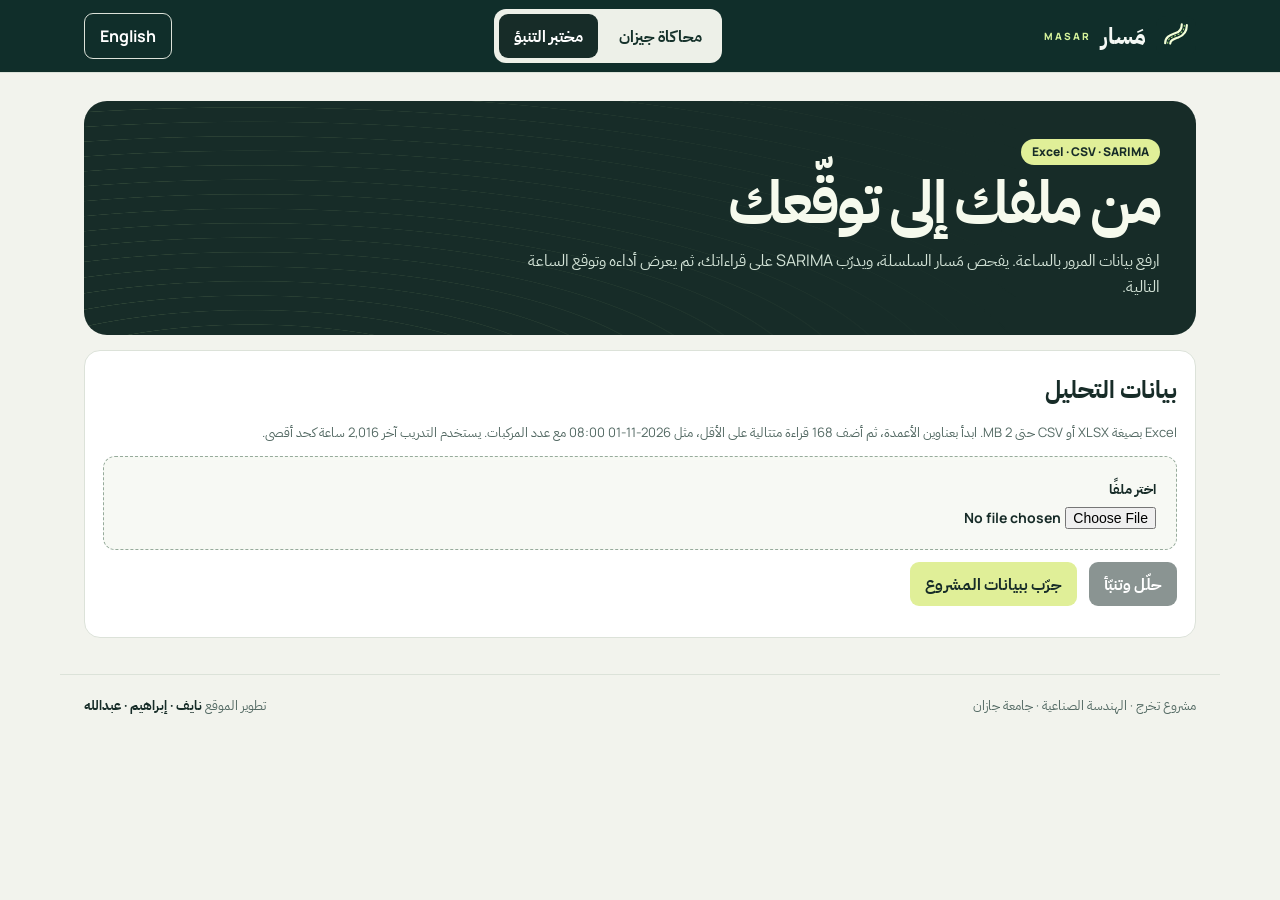
<file: lab.html>
<!doctype html>
<html lang="ar" dir="rtl">
<head>
<meta charset="utf-8"><meta name="viewport" content="width=device-width, initial-scale=1">
<meta name="theme-color" content="#172c28"><title>مختبر التنبؤ | مَسار | MASAR</title>
<link rel="icon" href="/masar-mark.svg">
<link rel="preconnect" href="https://fonts.googleapis.com">
<link href="https://fonts.googleapis.com/css2?family=IBM+Plex+Sans+Arabic:wght@400;500;600;700&family=Manrope:wght@400;500;600;700;800&display=swap" rel="stylesheet">
<style>
:root{color-scheme:light;--ink:#172c28;--muted:#536963;--paper:#f2f3ed;--accent:#e0ef98;--green:#376852;--edge:#dce2d9}
*{box-sizing:border-box}body{margin:0;background:var(--paper);color:var(--ink);font-family:Manrope,"IBM Plex Sans Arabic",system-ui,sans-serif;line-height:1.65}
header{background:#fcfdf8;border-bottom:1px solid var(--edge)}.bar,main,footer{max-width:1160px;margin:auto;padding:0 24px}.bar{display:flex;gap:18px;align-items:center;justify-content:space-between;min-height:72px}.brand{display:flex;align-items:center;gap:10px;font-size:23px;font-weight:800;white-space:nowrap}.brand svg{width:32px;height:32px}.brand small{font-size:10px;letter-spacing:2px;color:var(--muted)}
nav{display:flex;gap:6px;background:#edf0e8;padding:5px;border-radius:12px}button,select,input{font:inherit}button,select{cursor:pointer}button{border:0;border-radius:9px;padding:9px 15px;font-weight:700;color:inherit;background:#e6ece2}button:focus-visible,select:focus-visible,input:focus-visible{outline:3px solid #8b9e40;outline-offset:3px}button[aria-current="page"]{background:var(--ink);color:white}.lang{background:transparent;border:1px solid var(--edge)}button:disabled{opacity:.5;cursor:wait}
main{padding-top:28px;padding-bottom:36px}.hero{position:relative;overflow:hidden;background:var(--ink);color:#f6faed;border-radius:23px;padding:36px;min-height:210px;display:flex;align-items:center;isolation:isolate}.hero:after{content:"";position:absolute;inset:0;z-index:-1;background:repeating-radial-gradient(ellipse at 15% 130%,transparent 0 24px,#b0cd8b24 25px 26px,transparent 27px 45px);mask-image:linear-gradient(90deg,#000,transparent 85%)}.hero h1{font-size:clamp(32px,5vw,59px);margin:2px 0 4px;line-height:1.15;letter-spacing:-.035em}.hero p{max-width:670px;color:#d4e4d8;margin:12px 0 0}.tag{display:inline-block;border-radius:40px;padding:3px 11px;font-size:12px;font-weight:800;background:var(--accent);color:var(--ink)}.small{font-size:13px;color:var(--muted)}.row{display:flex;align-items:center;gap:12px;flex-wrap:wrap}.between{justify-content:space-between}.cards{display:grid;grid-template-columns:repeat(3,minmax(0,1fr));gap:12px;margin:16px 0}.card,.panel{background:#fff;border:1px solid var(--edge);border-radius:16px;padding:18px}.card strong{display:block;font-size:clamp(18px,3vw,30px);line-height:1.3;margin-top:5px}.card small{color:var(--muted)}.panel{margin-top:15px}.panel h2,.panel h3{margin:0}.control{display:grid;gap:5px;font-weight:700;font-size:14px}select{background:#f7f9f4;color:var(--ink);border:1px solid var(--edge);padding:9px;border-radius:8px;max-width:100%}.hours{flex:1;min-width:200px}input[type=range]{width:100%;accent-color:var(--green)}.note{background:#e9eee3;padding:12px 15px;border-radius:10px;margin-top:14px;font-size:13px}.chart{width:100%;height:auto;display:block;margin-top:12px;direction:ltr}.chart text{font-size:12px;fill:#536963}.chart [role=img]{outline:0}.upload{border:1px dashed #96ab9b;border-radius:12px;padding:20px;background:#f7f9f4;margin:12px 0}.upload input{max-width:100%}.primary{background:var(--ink);color:white}.secondary{background:var(--accent)}.error{color:#a43027}.legend{display:flex;gap:16px;color:var(--muted);font-size:13px;flex-wrap:wrap}.legend i{display:inline-block;width:10px;height:10px;border-radius:50%;margin-inline-end:5px;background:#417d58}.legend i.alt{background:#9e642c}.fields{display:grid;grid-template-columns:repeat(3,minmax(0,1fr));gap:12px;margin:14px 0}.loading{opacity:.72}.metrics{display:grid;grid-template-columns:repeat(2,minmax(0,1fr));gap:12px}.metrics p{margin:8px 0 0}.foot{display:flex;justify-content:space-between;gap:8px;flex-wrap:wrap;border-top:1px solid var(--edge);padding-block:20px}.foot strong{color:var(--ink)}[hidden]{display:none!important}
@media(max-width:660px){.bar,main,footer{padding-inline:14px}.bar{flex-wrap:wrap;padding-block:10px;gap:8px}nav{order:3;width:100%}nav button{flex:1}.hero{padding:23px}.cards{grid-template-columns:1fr 1fr}.cards .card:last-child{grid-column:1/-1}.fields{grid-template-columns:1fr}.panel,.card{padding:13px}.chart text{font-size:15px}.metrics{grid-template-columns:1fr}}

/* MASAR_WEATHER_INTEGRATION_V4 — limited supplementary styles */
.masar-weather-grid{display:grid;grid-template-columns:1.1fr 1fr;gap:14px;margin-top:16px}
.masar-weather-grid .panel{min-width:0;margin-top:0}
.masar-weather-grid .chart{min-height:180px;max-height:260px}
.masar-weather-status{font-size:13px;color:#376852;margin:10px 0 6px}
.masar-weather-delta{font-size:15px;font-weight:700;color:#172c28;margin:6px 0 12px}
.masar-panel-title{display:block;font-size:16px}
.masar-metric{margin-top:12px}.masar-metric>b{display:block;margin-bottom:6px}.masar-metric small{color:#536963;font-weight:400}
.masar-metric-row{display:grid;grid-template-columns:63px minmax(0,1fr) 54px;align-items:center;gap:7px;margin:6px 0;font-size:12px}
.masar-metric-row strong{font-size:12px;text-align:end}.masar-track{height:8px;background:#e8efea;border-radius:8px;overflow:hidden}.masar-track>div{height:100%;border-radius:8px}
.masar-weather-grid .small{line-height:1.7}
@media(max-width:760px){.masar-weather-grid{grid-template-columns:1fr}.masar-weather-grid .chart{min-height:160px}}

.brand{text-decoration:none;color:inherit}.home-link{display:inline-flex;align-items:center;padding:9px 15px;color:inherit;text-decoration:none;font-weight:700}header{background:#102e2a;color:#f4f8f4}nav{color:#16322b}.brand small{color:#d5f29a}.lang{color:#fff}@media(max-width:600px){.bar{gap:8px;flex-wrap:wrap;padding-block:10px}.brand{font-size:20px}nav{order:3;width:100%;justify-content:center}.hero{padding:22px}}
</style>
</head>
<body>
<header><div class="bar">
<a class="brand" href="/"><img src="/masar-mark.svg" width="40" height="40" alt=""><span data-t="brand">مسار</span><small>MASAR</small></a>
<nav aria-label="Navigation"><a class="home-link" href="/" data-t="sim">محاكاة جيزان</a><button type="button" data-screen="lab" data-t="lab" aria-current="page">مختبر التنبؤ</button></nav>
<button class="lang" id="language" type="button">English</button>
</div></header>
<main>
<section id="lab">
<div class="hero"><div><span class="tag">Excel · CSV · SARIMA</span><h1 data-t="labTitle"></h1><p data-t="labIntro"></p></div></div>
<div class="panel">
<h2 data-t="inputTitle"></h2><p class="small" data-t="requirements"></p>
<div class="upload"><label class="control"><span data-t="choose"></span><input id="file" type="file" accept=".xlsx,.csv"></label></div>
<div id="fields" class="fields" hidden>
<label class="control" id="sheetWrap"><span data-t="sheet"></span><select id="sheet"></select></label>
<label class="control"><span data-t="timestamp"></span><select id="timestamp"></select></label>
<label class="control"><span data-t="count"></span><select id="count"></select></label>
</div>
<div class="row"><button class="primary" id="analyze" type="button" disabled data-t="run"></button><button class="secondary" id="example" type="button" data-t="example"></button></div>
<p id="labStatus" class="small" role="status" aria-live="polite"></p>
</div>
<div id="results" hidden>
<div class="cards">
<div class="card"><span data-t="next"></span><strong id="prediction"></strong><small id="predictionTime"></small></div>
<div class="card"><span data-t="observations"></span><strong id="observations"></strong><small id="window"></small></div>
<div class="card"><span data-t="average"></span><strong id="average"></strong><small id="peak"></small></div>
</div>
<div class="panel"><div class="row between"><h2 data-t="evaluation"></h2><span class="tag" id="model"></span></div><p class="small" id="split"></p>
<div class="metrics"><div class="card"><b>SARIMA</b><p id="scores"></p></div><div class="card"><b data-t="baseline"></b><p id="baseline"></p></div></div>
<div class="legend"><span><i></i><span data-t="actual"></span></span><span><i class="alt"></i><span data-t="predicted"></span></span></div>
<svg id="evaluation-chart" class="chart" viewBox="0 0 850 270" role="img"></svg>
</div>
<div class="panel"><h2 data-t="series"></h2><p id="origin" class="small"></p><svg id="history-chart" class="chart" viewBox="0 0 850 270" role="img"></svg></div>
</div>
</section>
</main>
<footer class="foot small"><span data-t="footer"></span><span><span data-t="credits"></span> <strong data-t="names"></strong></span></footer>
<script>
'use strict';
const $ = id => document.getElementById(id);
const copy = {
brand:['مَسار','Masar'],sim:['محاكاة جيزان','Jazan simulation'],lab:['مختبر التنبؤ','Forecast lab'],
scenario:['سيناريو تعليمي · مدينة جيزان','Educational scenario · Jazan City'],
simTitle:['كيف يتحرك الطريق؟','How does the road move?'],
simIntro:['اختر أحد محاور جيزان واستكشف حجم المرور المحاكى وتوقعات الطقس ساعة بساعة.','Choose a Jazan route and explore simulated vehicle volumes and weather forecasts hour by hour.'],
simulationNote:['أرقام المرور اصطناعية ومبنية على افتراضات. توقعات الطقس من Open-Meteo تدخل تلقائيًا في SARIMAX عند توفرها، مع مقارنة SARIMA دون طقس.','Traffic volumes are synthetic and based on assumptions. Open-Meteo forecast weather enters SARIMAX automatically, compared against a weather-free SARIMA baseline.'],
road:['محور المحاكاة','Simulation route'],hour:['اختر ساعة من الـ48 ساعة القادمة','Choose an hour within the next 48 hours'],refresh:['تحديث','Refresh'],
traffic:['حجم المرور المحاكى','Simulated traffic volume'],unit:['مركبة / ساعة','vehicles / hour'],weather:['توقع الطقس','Weather forecast'],selected:['الساعة المختارة','Selected hour'],timezone:['بتوقيت السعودية','Saudi Arabia time'],
next48:['حجم المرور على مدار 48 ساعة','48-hour traffic volume'],assumptions:['الافتراضات ومصادرها','Assumptions and sources'],
assumptionText:['تستخدم المحاكاة أنماطًا افتراضية لساعات الذروة وأيام الأسبوع. يساعد ملف مدينة جيزان في تحديد نطاق المحاكاة، وتوضح إرشادات FHWA تغير المرور عبر الساعات والأيام.','The simulation uses assumed peak-hour and weekday patterns. The Jazan City Profile informs the scope, and FHWA guidance describes hourly and daily traffic variation.'],
labTitle:['من ملفك إلى توقّعك','From your file to your forecast'],
labIntro:['ارفع بيانات المرور بالساعة. يفحص مَسار السلسلة، ويدرّب SARIMA على قراءاتك، ثم يعرض أداءه وتوقع الساعة التالية.','Upload hourly traffic readings. Masar checks the series, fits SARIMA to your observations, and reports its performance and next-hour forecast.'],
inputTitle:['بيانات التحليل','Analysis data'],
requirements:['Excel بصيغة XLSX أو CSV حتى 2 MB. ابدأ بعناوين الأعمدة، ثم أضف 168 قراءة متتالية على الأقل، مثل 2026-11-01 08:00 مع عدد المركبات. يستخدم التدريب آخر 2,016 ساعة كحد أقصى.','Upload XLSX or CSV up to 2 MB. Use column headers and at least 168 consecutive hourly readings, such as 2026-11-01 08:00 with a vehicle count. Training uses up to the latest 2,016 hours.'],
choose:['اختر ملفًا','Choose a file'],sheet:['ورقة Excel','Excel sheet'],timestamp:['عمود التاريخ والوقت','Timestamp column'],count:['عمود عدد المركبات','Vehicle count column'],
run:['حلّل وتنبّأ','Analyze and forecast'],example:['جرّب ببيانات المشروع','Try project data'],loading:['جاري التحميل…','Loading…'],training:['جاري تدريب النموذج وتقييمه…','Training and evaluating the model…'],ready:['جاهز للتحليل','Ready to analyze'],complete:['اكتمل التحليل','Analysis complete'],
next:['توقع الساعة التالية','Next-hour forecast'],clipped:['قُيّد التوقع عند الصفر لأن النموذج أعطى قيمة سالبة.','Forecast limited to zero because the model returned a negative value.'],observations:['ساعات مستخدمة في النموذج','Hours used by the model'],average:['متوسط حجم المرور','Average traffic volume'],peak:['أعلى قراءة','Peak reading'],
evaluation:['أداء التنبؤ على ساعات الاختبار','Forecast performance on held-out hours'],baseline:['نفس الساعة من اليوم السابق','Same hour on the previous day'],actual:['القراءة الفعلية','Actual'],predicted:['التوقع قبل الساعة','One-hour-ahead forecast'],
series:['آخر القراءات بالساعة','Latest hourly observations'],project:['عينة متصلة من بيانات المشروع على I‑94 في مينيسوتا.','A contiguous sample from the project’s I‑94 Minnesota dataset.'],
footer:['مشروع تخرج · الهندسة الصناعية · جامعة جازان','Graduation project · Industrial Engineering · Jazan University'],credits:['تطوير الموقع','Developed by'],names:['نايف · إبراهيم · عبدالله','Naif · Ibrahim · Abdullah'],
unavailable:['غير متاح الآن','Currently unavailable'],generic:['تعذر إكمال الطلب. حاول مرة أخرى.','Could not complete the request. Try again.'],
file_format:['اختر ملف XLSX صالحًا أو CSV بترميز UTF‑8.','Choose a valid XLSX or UTF‑8 CSV file.'],file_size:['يتجاوز الملف حد الحجم أو عدد الصفوف والأعمدة.','The file exceeds the size, row, or column limit.'],empty:['أضف صف عناوين وقراءات في عمودين على الأقل.','Include headers and readings in at least two columns.'],
columns:['اختر عمودين مختلفين للوقت وعدد المركبات.','Select distinct timestamp and vehicle count columns.'],
dates:['تحقق من عمود الوقت. استخدم تاريخًا ووقتًا صالحين عند بداية كل ساعة.','Check the timestamp column. Use valid dates and times on the hour.'],
values:['عدد المركبات يجب أن يكون رقمًا بين 0 و1,000,000 دون فراغات.','Counts must be numbers between 0 and 1,000,000 with no blanks.'],
duplicates:['بعض الساعات مكررة. جهّز قراءة واحدة لكل ساعة.','Some hours are duplicated. Provide one reading per hour.'],gaps:['توجد فجوات زمنية. اختر فترة متصلة، ساعة بساعة.','There are gaps. Select a contiguous hourly period.'],
insufficient:['يلزم 168 ساعة متتالية على الأقل لتدريب النموذج وتقييمه.','At least 168 consecutive hours are required for training and evaluation.'],
convergence:['لم يستقر تدريب النموذج على هذه السلسلة. جرّب فترة أطول من البيانات.','The model did not converge on this series. Try a longer period.'],
busy:['جاري تحليل ملف آخر. حاول بعد لحظات.','Another file is being analyzed. Try again shortly.']
};
let language = 'ar';
try { if(localStorage.getItem('masar-language')==='en' || (!localStorage.getItem('masar-language') && localStorage.getItem('trafficvision-language')==='en')) language='en'; } catch {}
Object.assign(copy,{timeout:['انتهت مهلة الانتظار. قد تستمر المعالجة على الخادم؛ انتظر قليلًا ثم أعد المحاولة.','Request timed out. Processing may still be running; wait briefly and try again.'],network:['تعذر الاتصال. تحقق من الإنترنت ثم أعد المحاولة.','Connection failed. Check your internet and try again.'],service_error:['الخدمة غير متاحة مؤقتًا. لم يتم عرض نتيجة غير مكتملة؛ حاول بعد قليل.','Service temporarily unavailable. No incomplete result is displayed; try again shortly.']});
const t = key => (copy[key] || copy.generic)[language==='ar'?0:1];
const number = value => new Intl.NumberFormat('en',{maximumFractionDigits:2}).format(value);
let simulation, weather, uploaded, inspection, result, resultOrigin, status = ['',''], currentRoad = 0;
let fileRequest = 0, runRequest = 0;
const weatherNames = {0:['صحو','Clear'],1:['غائم جزئيًا','Partly cloudy'],2:['غائم جزئيًا','Partly cloudy'],3:['غائم','Overcast']};
function weatherGroup(code) {
  if(code===45||code===48)return ['ضباب','Fog'];
  if(code>=95)return ['عواصف رعدية','Thunderstorms'];
  if([71,73,75,77,85,86].includes(code))return ['ثلوج','Snow'];
  if(code>=51&&code<=57)return ['رذاذ','Drizzle'];
  if(code>=61)return ['أمطار','Rain'];
  return ['متقلب','Variable'];
}
async function fetchWeather() {
  try { return await request('/api/weather?city=jazan'); }
  catch {
    const params=new URLSearchParams({
      latitude:'16.8892', longitude:'42.5611', timezone:'Asia/Riyadh', forecast_days:'3',
      hourly:'temperature_2m,weather_code,precipitation_probability,precipitation'
    });
    const data=await request('https://api.open-meteo.com/v1/forecast?'+params);
    const h=data.hourly;
    return {hours:h.time.map((time,i)=>({
      time,temperature_c:h.temperature_2m[i],weather_code:h.weather_code[i],
      precipitation_probability:h.precipitation_probability[i],precipitation_mm:h.precipitation[i]
    }))};
  }
}
function condition(hour) {
  if (!hour) return t('unavailable');
  const names = weatherNames[hour.weather_code] || weatherGroup(hour.weather_code);
  return names[language==='ar'?0:1];
}
async function request(url, body) {
  try {
    const response = await fetch(url,{...(body===undefined?{}:{method:'POST',headers:{'Content-Type':'application/json'},body:JSON.stringify(body)}),signal:AbortSignal.timeout(85000)});
    let data;try {data=await response.json();}catch {throw new Error('service_error');}
    if (!response.ok) throw new Error(data.error || 'service_error');
    return data;
  } catch(error) {
    if(error.name==='TimeoutError'||error.name==='AbortError')throw new Error('timeout');
    if(error instanceof TypeError)throw new Error('network');
    throw error;
  }
}
function setStatus(key, detail='', error=false) {
  status=[key,detail,error];
  $('labStatus').textContent=key?t(key)+(detail?' · '+detail:''):'';
  $('labStatus').classList.toggle('error',error);
}
function selectOptions(element, values, chosen=0) {
  element.replaceChildren(...values.map((label,i)=>new Option(label,String(i),false,i===chosen)));
}
function formatSaudi(date) {
  return new Intl.DateTimeFormat(language==='ar'?'ar-SA-u-ca-gregory':'en-GB',{timeZone:'Asia/Riyadh',month:'short',day:'numeric',hour:'2-digit',minute:'2-digit'}).format(date);
}
function chart(id, lines, label, times, selected=-1) {
  const el=$(id);
  const all=lines.flatMap(line=>line.values);
  const max=Math.max(1,...all)*1.09, count=lines[0].values.length;
  const x=i=>58+i*774/Math.max(1,count-1), y=v=>235-v*217/max;
  let markup='';
  for(let i=0;i<5;i++){const val=max*i/4;markup+='<line x1="58" x2="832" y1="'+y(val)+'" y2="'+y(val)+'" stroke="#e3ebe2"/><text x="51" y="'+(y(val)+4)+'" text-anchor="end">'+number(Math.round(val))+'</text>';}
  for(let i=0;i<Math.min(5,count);i++){const j=Math.round(i*(count-1)/Math.max(1,Math.min(5,count)-1));markup+='<text x="'+x(j)+'" y="258" text-anchor="'+(i===0?'start':i===4?'end':'middle')+'">'+times[j]+'</text>';}
  for(const line of lines){const points=line.values.map((v,i)=>x(i).toFixed(1)+','+y(v).toFixed(1)).join(' ');markup+='<polyline points="'+points+'" fill="none" stroke="'+line.color+'" stroke-width="2.8" stroke-linejoin="round"/>';}
  if(selected>=0)markup+='<circle cx="'+x(selected)+'" cy="'+y(lines[0].values[selected])+'" r="5" fill="#172c28" stroke="white" stroke-width="2"/>';
  el.innerHTML=markup;el.setAttribute('aria-label',t(label));
}

// MASAR_WEATHER_INTEGRATION_V4 — complementary weather and model evaluation
function masarWeatherPanel(road, selected){
 const root=document.getElementById('masar-weather-addon');
 if(!root || !simulation) return;
 const labels=language==='ar'?{
    status:'ربط الطقس',online:'Open-Meteo يدخل في SARIMAX',offline:'الطقس غير متاح؛ عرض SARIMA فقط',
    change:'الفرق عن SARIMA',none:'غير متاح',rain:'أمطار (مم/ساعة)',temperature:'حرارة (°م)',
    accuracy:'أداء على بيانات اصطناعية محجوبة',scope:'MAE وRMSE لا يقيسان الدقة على طرق جيزان الفعلية.',
    baseline:'دون طقس · SARIMA',coupled:'مع الطقس · SARIMAX'
 }:{
    status:'Weather connection',online:'Open-Meteo feeds SARIMAX',offline:'Weather unavailable; SARIMA only',
    change:'Difference from SARIMA',none:'Unavailable',rain:'Rain (mm/h)',temperature:'Temperature (°C)',
    accuracy:'Evaluation on held-out synthetic data',scope:'MAE and RMSE do not validate actual Jazan roads.',
    baseline:'Without weather · SARIMA',coupled:'With weather · SARIMAX'
 };
 const linked=Boolean(simulation.traffic_weather_combined);
 const wx=simulation.weather_hours || [];
 document.getElementById('masar-weather-mode').textContent=labels.status+': '+(linked?labels.online:labels.offline);
 const delta=linked&&road.baseline_forecast?road.forecast[selected]-road.baseline_forecast[selected]:null;
 document.getElementById('masar-weather-delta').textContent=labels.change+': '+(delta===null?labels.none:(delta>0?'+':'')+number(delta)+' '+(language==='ar'?'مركبة/ساعة':'veh/h'));
 const metrics=document.getElementById('masar-weather-metrics');
 if(road.evaluation){
  const a=road.evaluation.sarima,b=road.evaluation.sarimax;
  const item=(key,title)=>{
   const max=Math.max(.01,a[key],b[key])*1.1;
   const bar=(label,val,color)=>`<div class="masar-metric-row"><span>${label}</span><div class="masar-track"><div style="width:${Math.min(100,100*val/max)}%;background:${color}"></div></div><strong>${Number(val).toLocaleString('en-US',{maximumFractionDigits:1})}</strong></div>`;
   return `<div class="masar-metric"><b>${title} <small>${language==='ar'?'مركبة/ساعة':'veh/h'}</small></b>${bar('SARIMA',a[key],'#95a2a1')}${bar('SARIMAX',b[key],'#427f62')}</div>`;
  };
  metrics.innerHTML=`<b class="masar-panel-title">${labels.accuracy}</b>${item('mae','MAE')}${item('rmse','RMSE')}<p class="small">${labels.scope}</p>`;
 }else metrics.textContent=labels.none;
 const svg=document.getElementById('masar-weather-chart');
 if(!linked || wx.length!==48){svg.innerHTML=`<text x="20" y="110" fill="#647981" font-size="15">${labels.offline}</text>`;return;}
 const temp=wx.map(x=>Number(x.temperature_c)),rain=wx.map(x=>Number(x.precipitation_mm)||0);
 const min=Math.min(...temp)-2,max=Math.max(...temp)+2,rMax=Math.max(1,...rain);
 const W=720,H=220,L=44,R=24,T=20,B=43,x=i=>L+i*(W-L-R)/47;
 const y=t=>T+(max-t)/(max-min)*(H-B-T-26);
 let markup='';
 for(let k=0;k<=2;k++){
  const t=min+(max-min)*k/2,yy=y(t);
  markup+=`<line x1="${L}" x2="${W-R}" y1="${yy}" y2="${yy}" stroke="#e1e8e2"/><text x="${L-7}" y="${yy+3}" text-anchor="end" font-size="11" fill="#536963">${Math.round(t)}°</text>`;
 }
 for(let i=0;i<48;i++){
  if(rain[i]>0){const bh=rain[i]/rMax*32;markup+=`<rect x="${x(i)-3}" y="${H-B-bh}" width="6" height="${bh}" rx="2" fill="#6d96c3"/>`;}
 }
 const path=temp.map((t,i)=>(i?'L':'M')+x(i).toFixed(1)+','+y(t).toFixed(1)).join(' ');
 markup+=`<path d="${path}" fill="none" stroke="#427f62" stroke-width="3" stroke-linejoin="round"/>`;
 for(let i=0;i<48;i+=9)markup+=`<text x="${x(i)}" y="${H-10}" text-anchor="middle" font-size="12" fill="#586c66">${wx[i].time.slice(11,16)}</text>`;
 markup+=`<line x1="${x(selected)}" x2="${x(selected)}" y1="${T}" y2="${H-B}" stroke="#57796a" stroke-dasharray="4 5"/>`;
 svg.innerHTML=markup;
 document.getElementById('masar-weather-legend').textContent=labels.temperature+' — '+labels.rain;
}

function renderSim() {
  if(!simulation)return;
  const index=Number($('hour').value), road=simulation.roads[currentRoad];
  const date=new Date(Date.parse(simulation.forecast_start)+index*3600000);
  const matched=weather?.hours.find(item=>Date.parse(item.time+'+03:00')===date.getTime());
  $('volume').textContent=number(road.forecast[index]);
  $('time').textContent=formatSaudi(date);
  $('weather').textContent=Number.isFinite(matched?.temperature_c)?number(matched.temperature_c)+' °C':'—';
  $('weatherDetail').textContent=condition(matched)+(Number.isFinite(matched?.precipitation_probability)?' · ☂ '+number(matched.precipitation_probability)+'%':'')+' · Open-Meteo';
  const times=road.forecast.map((_,i)=>new Intl.DateTimeFormat('en-GB',{timeZone:'Asia/Riyadh',hour:'2-digit',minute:'2-digit'}).format(new Date(Date.parse(simulation.forecast_start)+i*3600000)));
  chart('jazan-chart',road.baseline_forecast&&simulation.traffic_weather_combined ?
   [{values:road.baseline_forecast,color:'#9aa7a4'}, {values:road.forecast,color:'#417d58'}] :
   [{values:road.forecast,color:'#417d58'}],'next48',times,index);
  masarWeatherPanel(road,index);
}
async function loadSim() {
  $('refresh').disabled=true;$('simStatus').textContent=t('loading');
  const [sim,wx]=await Promise.allSettled([request('/api/jazan'),fetchWeather()]);
  if(sim.status==='fulfilled')simulation=sim.value;
  if(wx.status==='fulfilled')weather=wx.value;
  if(sim.status==='fulfilled'&&!simulation.traffic_weather_combined&&wx.status==='fulfilled'){
    const start=Date.parse(simulation.forecast_start);
    const hours=weather.hours.filter(row=>{
      const at=Date.parse(row.time+'+03:00');
      return at>=start&&at<start+48*3600000;
    }).map(({time,temperature_c,precipitation_mm})=>({time,temperature_c,precipitation_mm}));
    if(hours.length===48){
      try { simulation=await request('/api/jazan',{hours}); } catch {}
    }
  }
  $('simStatus').textContent=sim.status==='fulfilled'?'':t('unavailable');
  $('refresh').disabled=false;
  if(simulation){
    selectOptions($('road'),simulation.roads.map(r=>r[language]),currentRoad);
    $('road').disabled=false;$('hour').disabled=false;renderSim();
  }
}
function renderResult() {
  if(!result)return;
  $('results').hidden=false;
  $('prediction').textContent=number(result.forecast)+' '+t('unit');
  $('predictionTime').textContent=result.next_time.replace('T',' ')+(result.forecast_clipped?' · '+t('clipped'):'');
  $('observations').textContent=number(result.used)+' / '+number(result.rows);
  $('window').textContent=result.start.slice(0,10)+' → '+result.end.slice(0,10);
  $('average').textContent=number(result.mean);
  $('peak').textContent=t('peak')+' · '+number(result.peak);
  $('model').textContent=result.model;
  $('split').textContent=language==='ar'?`التدريب: ${result.train} ساعة · الاختبار الزمني: ${result.holdout} ساعة · التقييم ساعة بخطوة`:`Training: ${result.train} h · Chronological test: ${result.holdout} h · One hour ahead`;
  for(const [id,metrics] of [['scores',result.metrics],['baseline',result.baseline]])$(id).textContent='MAE '+number(metrics.mae)+' · RMSE '+number(metrics.rmse)+' · '+t('unit');
  $('origin').textContent=resultOrigin==='project'?t('project'):resultOrigin;
  const times=rows=>rows.map(r=>r.time.slice(5,16).replace('T',' '));
  chart('history-chart',[{values:result.history.map(r=>r.volume),color:'#417d58'}],'series',times(result.history));
  chart('evaluation-chart',[{values:result.evaluation.map(r=>r.actual),color:'#417d58'},{values:result.evaluation.map(r=>r.predicted),color:'#9e642c'}],'evaluation',times(result.evaluation));
}
function applyLanguage() {
  document.documentElement.lang=language;
  document.documentElement.dir=language==='ar'?'rtl':'ltr';
  document.querySelectorAll('[data-t]').forEach(el=>el.textContent=t(el.dataset.t));
  $('language').textContent=language==='ar'?'English':'العربية';
  if(simulation){selectOptions($('road'),simulation.roads.map(r=>r[language]),currentRoad);renderSim();}
  setStatus(...status);renderResult();
}
function show(section) {
  const active=section==='lab'?'lab':'jazan';
  for(const id of ['lab','jazan'])$(id).hidden=id!==active;
  document.querySelectorAll('[data-screen]').forEach(el=>{if(el.dataset.screen===active)el.setAttribute('aria-current','page');else el.removeAttribute('aria-current');});
  if(active==='lab')renderResult();
}
async function inspect(sheet, token) {
  $('analyze').disabled=true;setStatus('loading');
  try{
    const data=await request('/api/analyze/inspect',{...uploaded,sheet});
    if(token!==fileRequest)return;
    inspection=data;
    $('fields').hidden=false;$('sheetWrap').hidden=!data.sheets.length;
    selectOptions($('sheet'),data.sheets,data.sheets.indexOf(data.sheet));
    const time=data.columns.findIndex(c=>/date|time|تاريخ|وقت/i.test(c)), count=data.columns.findIndex(c=>/volume|vehicle|traffic|مركب|عدد/i.test(c));
    selectOptions($('timestamp'),data.columns,Math.max(0,time));
    selectOptions($('count'),data.columns,count>=0&&count!==Math.max(0,time)?count:Math.max(0,time)===0?1:0);
    $('analyze').disabled=false;setStatus('ready',number(data.rows));
  }catch(error){if(token===fileRequest){$('fields').hidden=true;setStatus(error.message,'',true);}}
}
$('file').addEventListener('change',()=>{
  const token=++fileRequest;runRequest++;uploaded=null;inspection=null;result=null;
  $('results').hidden=true;$('fields').hidden=true;$('analyze').disabled=true;$('example').disabled=false;
  const file=$('file').files[0];if(!file){setStatus('');return;}
  if(file.size>2000000){setStatus('file_size','',true);return;}
  if(!/\.(csv|xlsx)$/i.test(file.name)){setStatus('file_format','',true);return;}
  setStatus('loading');const reader=new FileReader();
  reader.onload=()=>{if(token===fileRequest){uploaded={name:file.name,file:String(reader.result).split(',')[1]};inspect(null,token);}};
  reader.onerror=()=>{if(token===fileRequest)setStatus('file_format','',true);};
  reader.readAsDataURL(file);
});
$('sheet').addEventListener('change',()=>{runRequest++;result=null;$('results').hidden=true;$('example').disabled=false;inspect(inspection.sheets[Number($('sheet').value)],++fileRequest);});
async function analyze(useExample) {
  if(!useExample&&!inspection)return;
  const token=++runRequest;
  $('example').disabled=true;$('analyze').disabled=true;result=null;$('results').hidden=true;
  setStatus('training');
  try {
    const data=await request(useExample?'/api/analyze/example':'/api/analyze',useExample?{}:{...uploaded,sheet:inspection.sheet,time:$('timestamp').value,volume:$('count').value});
    if(token!==runRequest)return;
    result=data;resultOrigin=useExample?'project':uploaded.name;renderResult();setStatus('complete');
  }catch(error){if(token===runRequest)setStatus(error.message,'',true);}
  finally {if(token===runRequest){$('analyze').disabled=!inspection;$('example').disabled=false;}}
}
$('analyze').onclick=()=>analyze(false);$('example').onclick=()=>analyze(true);


$('language').onclick=()=>{language=language==='ar'?'en':'ar';try{localStorage.setItem('masar-language',language);}catch{}applyLanguage();};
applyLanguage();
</script>
</body>
</html>
</file>
